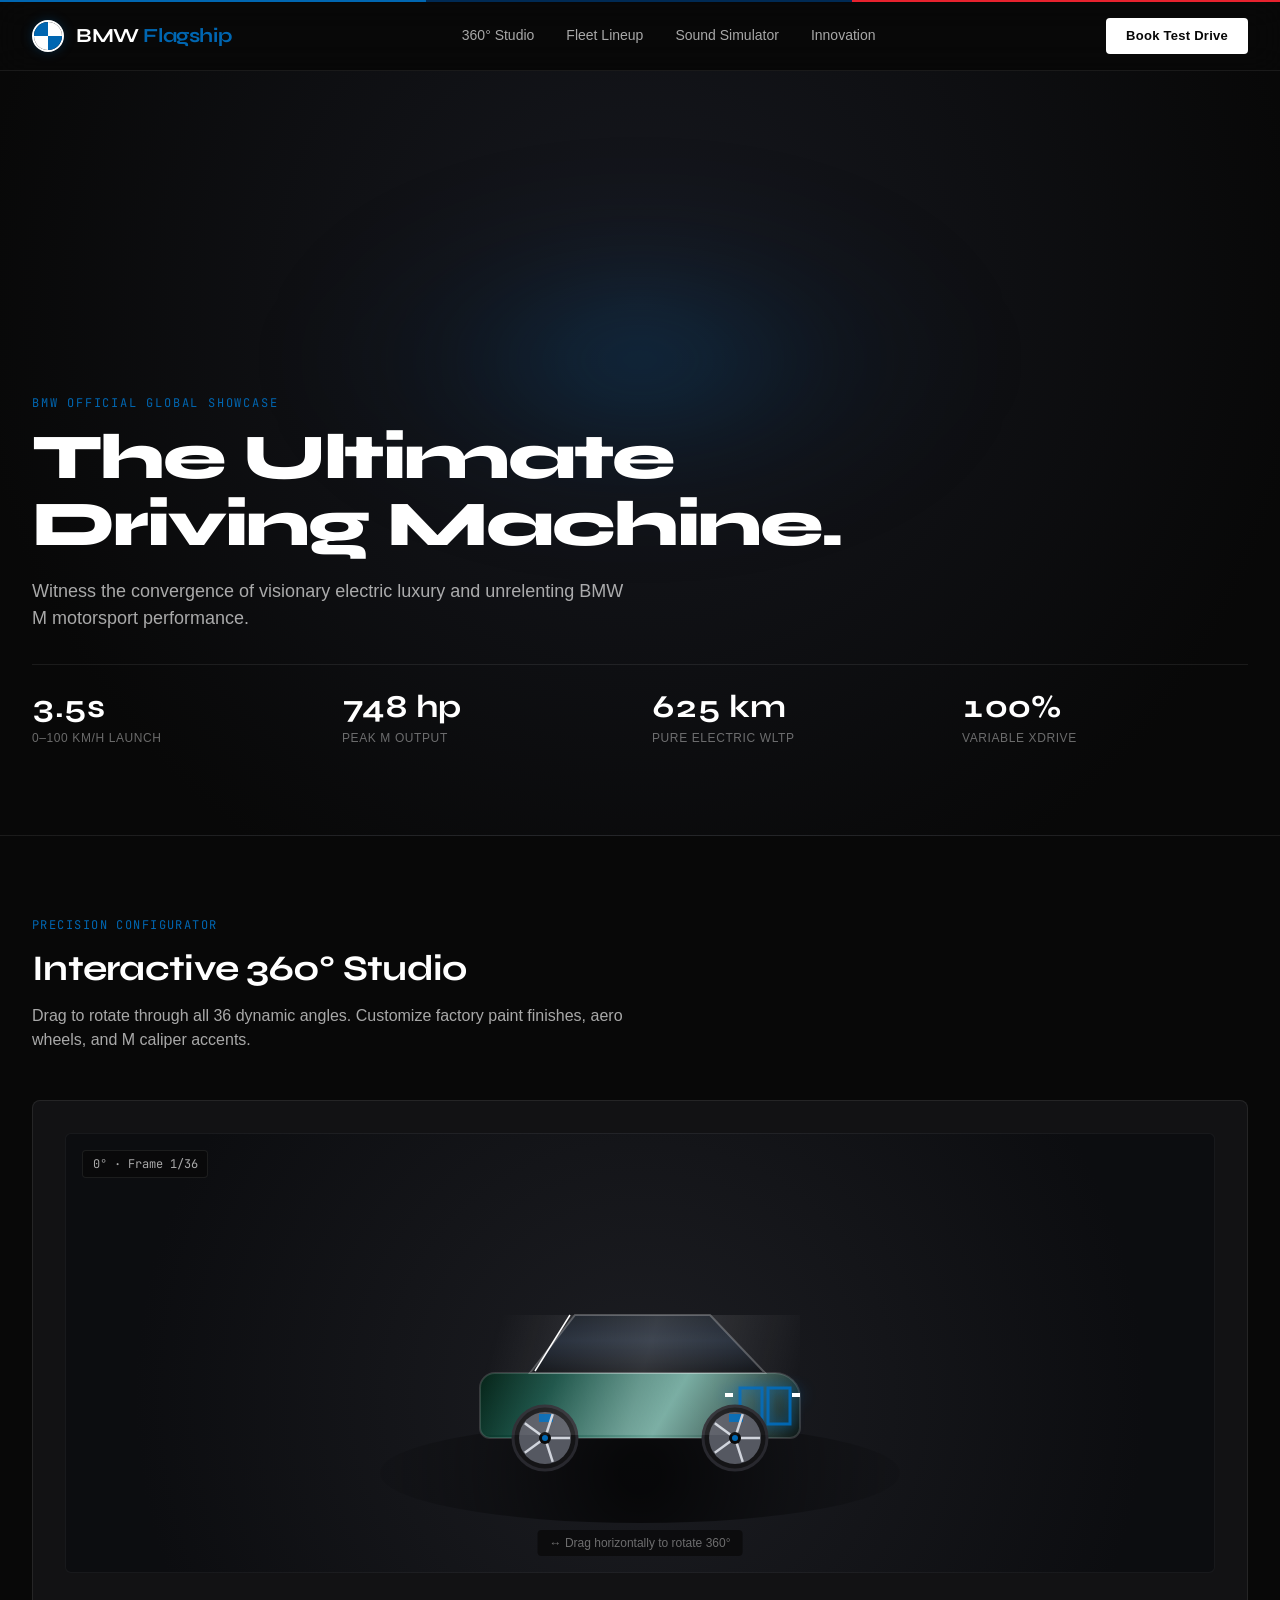
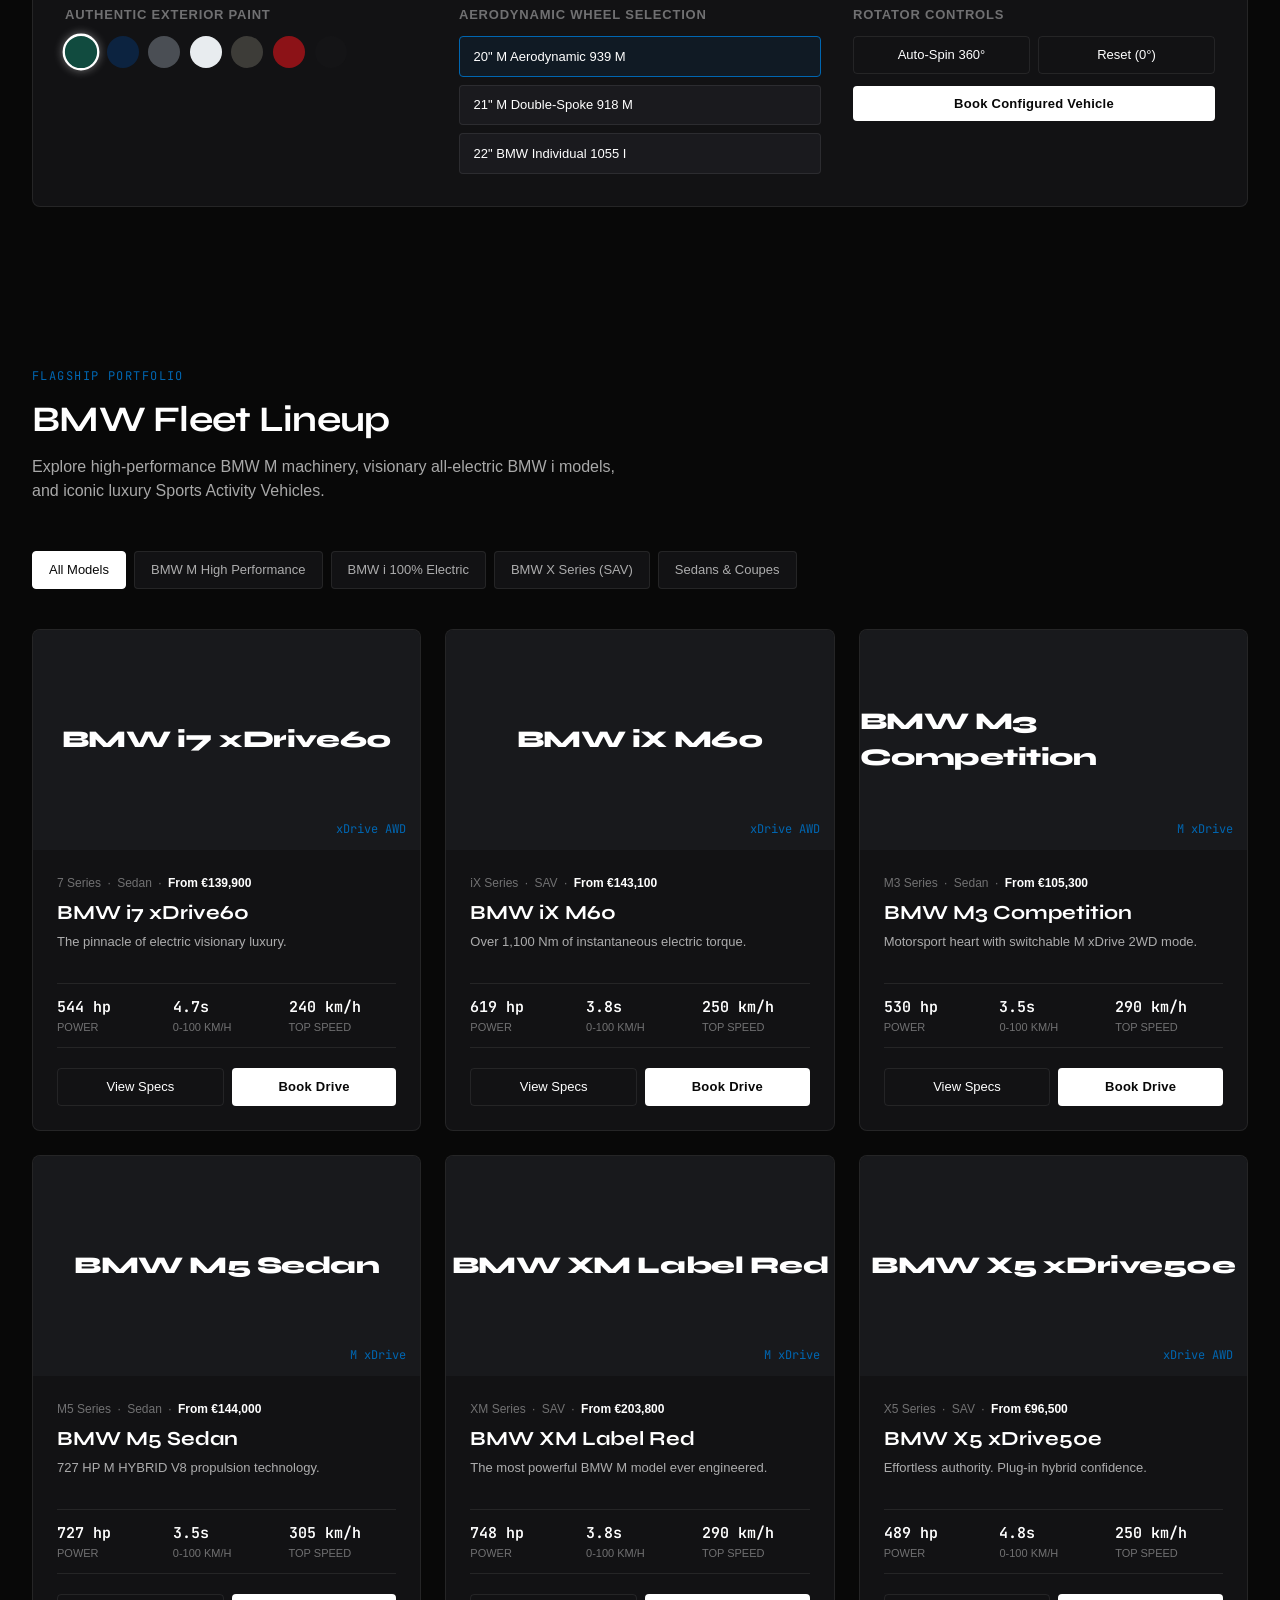
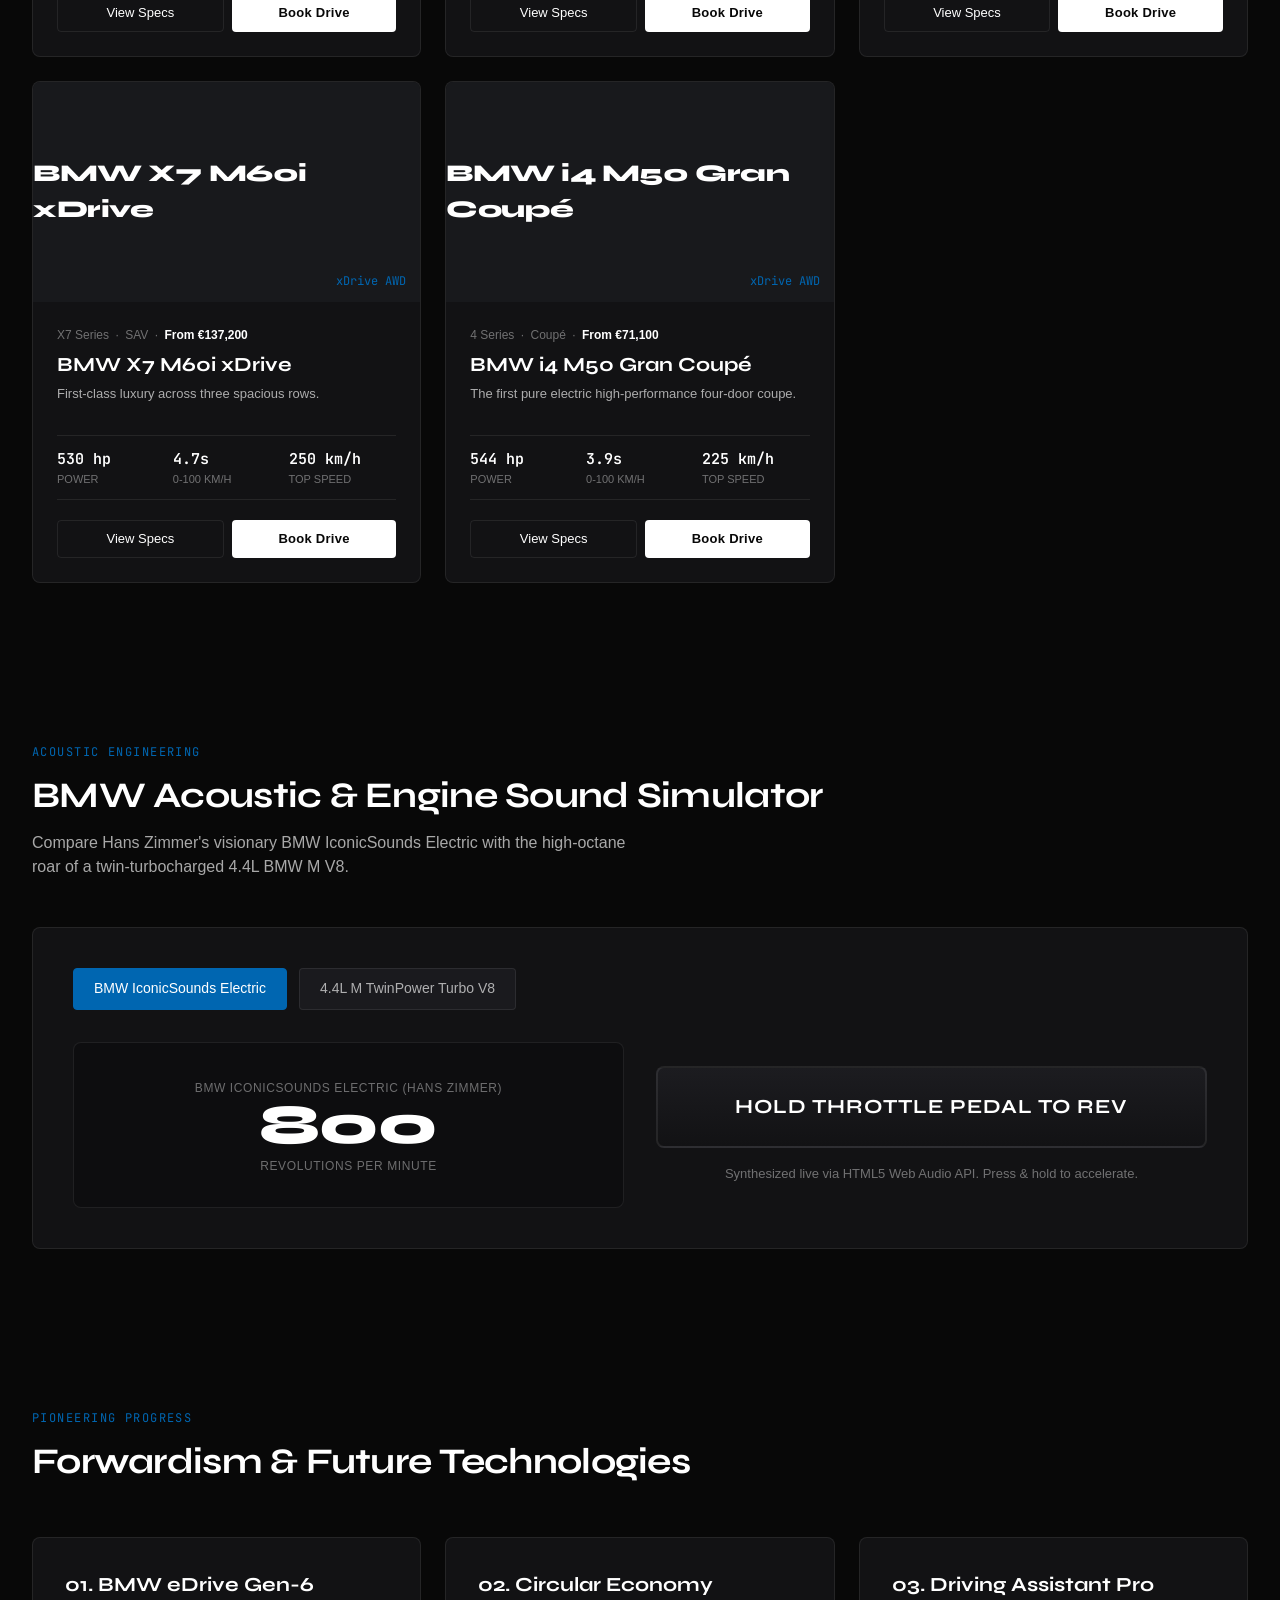
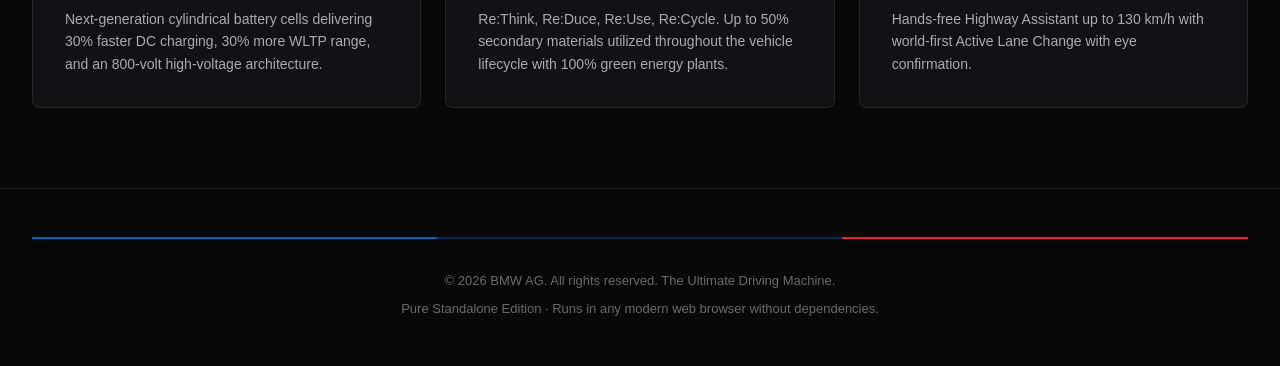
<file: public/standalone/index.html>
<!DOCTYPE html>
<html lang="en">
<head>
  <meta charset="UTF-8">
  <meta name="viewport" content="width=device-width, initial-scale=1.0">
  <title>BMW Global Flagship · Standalone Edition</title>
  <link rel="stylesheet" href="style.css">
  <link rel="preconnect" href="https://fonts.googleapis.com">
  <link rel="preconnect" href="https://fonts.gstatic.com" crossorigin>
  <link href="https://fonts.googleapis.com/css2?family=Plus+Jakarta+Sans:wght@400;500;600;700&family=Syne:wght@700;800&family=JetBrains+Mono:wght@400;600&display=swap" rel="stylesheet">
</head>
<body>
  <div class="m-stripe"></div>

  <!-- Header -->
  <header class="top-header">
    <div class="brand-zone">
      <div class="bmw-logo-roundel">
        <div class="bmw-q1"></div>
        <div class="bmw-q2"></div>
        <div class="bmw-q3"></div>
        <div class="bmw-q4"></div>
      </div>
      <div class="brand-title">BMW <span>Flagship</span></div>
    </div>

    <nav class="nav-links">
      <a href="#studio" class="nav-link">360° Studio</a>
      <a href="#fleet" class="nav-link">Fleet Lineup</a>
      <a href="#acoustics" class="nav-link">Sound Simulator</a>
      <a href="#technology" class="nav-link">Innovation</a>
    </nav>

    <div class="header-actions">
      <button class="btn-primary" onclick="openTestDriveModal('bmw-i7')">Book Test Drive</button>
    </div>
  </header>

  <!-- Hero Section -->
  <section class="hero">
    <div class="hero-backdrop-glow"></div>
    <div class="hero-content">
      <div class="hero-kicker">BMW Official Global Showcase</div>
      <h1 class="hero-title">The Ultimate Driving Machine.</h1>
      <p class="hero-description">
        Witness the convergence of visionary electric luxury and unrelenting BMW M motorsport performance.
      </p>

      <div class="hero-telemetry-grid">
        <div class="stat-item">
          <div class="stat-val">3.5s</div>
          <div class="stat-label">0–100 km/h Launch</div>
        </div>
        <div class="stat-item">
          <div class="stat-val">748 hp</div>
          <div class="stat-label">Peak M Output</div>
        </div>
        <div class="stat-item">
          <div class="stat-val">625 km</div>
          <div class="stat-label">Pure Electric WLTP</div>
        </div>
        <div class="stat-item">
          <div class="stat-val">100%</div>
          <div class="stat-label">Variable xDrive</div>
        </div>
      </div>
    </div>
  </section>

  <!-- 360 Studio Section -->
  <section id="studio" class="section">
    <div class="section-header">
      <div class="section-kicker">Precision Configurator</div>
      <h2 class="section-title">Interactive 360° Studio</h2>
      <p class="section-subtitle">
        Drag to rotate through all 36 dynamic angles. Customize factory paint finishes, aero wheels, and M caliper accents.
      </p>
    </div>

    <div class="studio-box">
      <div class="studio-canvas-wrap" id="studioCanvasWrap">
        <canvas id="car360Canvas"></canvas>
        <div class="angle-badge" id="angleBadge">0° · Frame 1/36</div>
        <div class="drag-hint">↔ Drag horizontally to rotate 360°</div>
      </div>

      <div class="studio-controls">
        <div>
          <div class="control-group-title">Authentic Exterior Paint</div>
          <div class="color-palette">
            <button class="color-dot-btn active" style="background:#114B3F;" data-color="#114B3F" title="Isle of Man Green Metallic"></button>
            <button class="color-dot-btn" style="background:#0C2340;" data-color="#0C2340" title="Tanzanite Blue II"></button>
            <button class="color-dot-btn" style="background:#4A4E54;" data-color="#4A4E54" title="Frozen Pure Grey"></button>
            <button class="color-dot-btn" style="background:#E8ECEF;" data-color="#E8ECEF" title="Alpine White"></button>
            <button class="color-dot-btn" style="background:#3D3C38;" data-color="#3D3C38" title="Dravit Grey"></button>
            <button class="color-dot-btn" style="background:#8C1217;" data-color="#8C1217" title="Fire Red Metallic"></button>
            <button class="color-dot-btn" style="background:#141416;" data-color="#141416" title="Black Sapphire"></button>
          </div>
        </div>

        <div>
          <div class="control-group-title">Aerodynamic Wheel Selection</div>
          <div class="wheel-selector">
            <button class="option-btn wheel-opt-btn active" data-wheel="20-aero">20" M Aerodynamic 939 M</button>
            <button class="option-btn wheel-opt-btn" data-wheel="21-double-spoke">21" M Double-Spoke 918 M</button>
            <button class="option-btn wheel-opt-btn" data-wheel="22-individual">22" BMW Individual 1055 I</button>
          </div>
        </div>

        <div>
          <div class="control-group-title">Rotator Controls</div>
          <div style="display: flex; gap: 0.5rem;">
            <button id="autoSpinBtn" class="btn-outline" style="flex:1;">Auto-Spin 360°</button>
            <button id="resetAngleBtn" class="btn-outline" style="flex:1;">Reset (0°)</button>
          </div>
          <button class="btn-primary" style="width: 100%; margin-top: 0.75rem;" onclick="openTestDriveModal('bmw-i7')">Book Configured Vehicle</button>
        </div>
      </div>
    </div>
  </section>

  <!-- Fleet Lineup -->
  <section id="fleet" class="section">
    <div class="section-header">
      <div class="section-kicker">Flagship Portfolio</div>
      <h2 class="section-title">BMW Fleet Lineup</h2>
      <p class="section-subtitle">
        Explore high-performance BMW M machinery, visionary all-electric BMW i models, and iconic luxury Sports Activity Vehicles.
      </p>
    </div>

    <div class="filter-bar">
      <button class="filter-btn active" data-filter="all">All Models</button>
      <button class="filter-btn" data-filter="m">BMW M High Performance</button>
      <button class="filter-btn" data-filter="electric">BMW i 100% Electric</button>
      <button class="filter-btn" data-filter="x">BMW X Series (SAV)</button>
      <button class="filter-btn" data-filter="sedan">Sedans & Coupes</button>
    </div>

    <div class="fleet-grid" id="fleetGrid">
      <!-- Injected via JavaScript -->
    </div>
  </section>

  <!-- Sound Simulator -->
  <section id="acoustics" class="section">
    <div class="section-header">
      <div class="section-kicker">Acoustic Engineering</div>
      <h2 class="section-title">BMW Acoustic & Engine Sound Simulator</h2>
      <p class="section-subtitle">
        Compare Hans Zimmer's visionary BMW IconicSounds Electric with the high-octane roar of a twin-turbocharged 4.4L BMW M V8.
      </p>
    </div>

    <div class="sound-box">
      <div class="sound-mode-tabs">
        <button class="sound-tab-btn active" data-sound="ev">BMW IconicSounds Electric</button>
        <button class="sound-tab-btn" data-sound="v8">4.4L M TwinPower Turbo V8</button>
      </div>

      <div class="sound-cockpit">
        <div class="rpm-dial-container">
          <div class="stat-label" id="soundModeTitle">BMW IconicSounds Electric (Hans Zimmer)</div>
          <div class="rpm-number" id="rpmDisplay">800</div>
          <div class="stat-label">Revolutions Per Minute</div>
        </div>

        <div>
          <button id="throttleBtn" class="throttle-btn">
            HOLD THROTTLE PEDAL TO REV
          </button>
          <p style="font-size: 0.8125rem; color: var(--text-muted); margin-top: 1rem; text-align: center;">
            Synthesized live via HTML5 Web Audio API. Press & hold to accelerate.
          </p>
        </div>
      </div>
    </div>
  </section>

  <!-- Innovation -->
  <section id="technology" class="section">
    <div class="section-header">
      <div class="section-kicker">Pioneering Progress</div>
      <h2 class="section-title">Forwardism & Future Technologies</h2>
    </div>

    <div style="display: grid; grid-template-columns: repeat(auto-fit, minmax(320px, 1fr)); gap: 1.5rem;">
      <div style="background: var(--bg-surface); padding: 2rem; border-radius: 8px; border: 1px solid var(--border-subtle);">
        <h3 style="font-family: var(--font-display); font-size: 1.25rem; margin-bottom: 0.5rem;">01. BMW eDrive Gen-6</h3>
        <p style="color: var(--text-secondary); font-size: 0.875rem; line-height: 1.6;">
          Next-generation cylindrical battery cells delivering 30% faster DC charging, 30% more WLTP range, and an 800-volt high-voltage architecture.
        </p>
      </div>
      <div style="background: var(--bg-surface); padding: 2rem; border-radius: 8px; border: 1px solid var(--border-subtle);">
        <h3 style="font-family: var(--font-display); font-size: 1.25rem; margin-bottom: 0.5rem;">02. Circular Economy</h3>
        <p style="color: var(--text-secondary); font-size: 0.875rem; line-height: 1.6;">
          Re:Think, Re:Duce, Re:Use, Re:Cycle. Up to 50% secondary materials utilized throughout the vehicle lifecycle with 100% green energy plants.
        </p>
      </div>
      <div style="background: var(--bg-surface); padding: 2rem; border-radius: 8px; border: 1px solid var(--border-subtle);">
        <h3 style="font-family: var(--font-display); font-size: 1.25rem; margin-bottom: 0.5rem;">03. Driving Assistant Pro</h3>
        <p style="color: var(--text-secondary); font-size: 0.875rem; line-height: 1.6;">
          Hands-free Highway Assistant up to 130 km/h with world-first Active Lane Change with eye confirmation.
        </p>
      </div>
    </div>
  </section>

  <!-- Test Drive Modal -->
  <div id="testDriveModal" class="modal-backdrop">
    <div class="modal-card">
      <button class="modal-close-btn close-modal-btn">&times;</button>
      <h2 style="font-family: var(--font-display); font-size: 1.5rem; margin-bottom: 0.5rem;">Book Flagship Test Drive</h2>
      <p style="color: var(--text-secondary); font-size: 0.875rem; margin-bottom: 1.5rem;">
        Experience ultimate performance firsthand at an official BMW flagship center.
      </p>

      <form id="testDriveForm">
        <div class="form-group">
          <label class="form-label">Selected Model</label>
          <select id="driveModelSelect" class="form-select">
            <option value="bmw-i7">BMW i7 xDrive60</option>
            <option value="bmw-ix">BMW iX M60</option>
            <option value="bmw-m3">BMW M3 Competition</option>
            <option value="bmw-m5">BMW M5 Sedan</option>
            <option value="bmw-xm">BMW XM Label Red</option>
            <option value="bmw-x5">BMW X5 xDrive50e</option>
            <option value="bmw-x7">BMW X7 M60i xDrive</option>
            <option value="bmw-i4">BMW i4 M50 Gran Coupé</option>
          </select>
        </div>

        <div class="form-group">
          <label class="form-label">Flagship Dealership Location</label>
          <select class="form-select" required>
            <option value="muc">BMW Welt & Niederlassung Munich (Germany)</option>
            <option value="nyc">BMW of Manhattan Flagship Center (USA)</option>
            <option value="lon">BMW Park Lane Showroom London (UK)</option>
            <option value="tok">BMW Tokyo Bay Experience Center (Japan)</option>
            <option value="dxb">BMW AGMC Downtown Prestige Centre (Dubai)</option>
            <option value="par">BMW Brand Store Paris George V (France)</option>
          </select>
        </div>

        <div style="display: grid; grid-template-columns: 1fr 1fr; gap: 1rem;">
          <div class="form-group">
            <label class="form-label">Preferred Date</label>
            <input type="date" class="form-input" required value="2026-10-15">
          </div>
          <div class="form-group">
            <label class="form-label">Time Slot</label>
            <select class="form-select">
              <option>10:00 AM (Morning Session)</option>
              <option>02:00 PM (Afternoon Session)</option>
              <option>05:30 PM (Sunset Track Session)</option>
            </select>
          </div>
        </div>

        <div class="form-group">
          <label class="form-label">Full Name</label>
          <input type="text" class="form-input" placeholder="e.g. Alexander von Stein" required>
        </div>

        <div style="display: grid; grid-template-columns: 1fr 1fr; gap: 1rem;">
          <div class="form-group">
            <label class="form-label">Email Address</label>
            <input type="email" class="form-input" placeholder="name@domain.com" required>
          </div>
          <div class="form-group">
            <label class="form-label">Phone Number</label>
            <input type="tel" class="form-input" placeholder="+49 170 1234567" required>
          </div>
        </div>

        <button type="submit" class="btn-primary" style="width:100%; margin-top: 1rem; padding: 0.85rem;">
          Confirm & Issue Digital Test Drive Pass
        </button>
      </form>

      <div id="bookingConfirmation"></div>
    </div>
  </div>

  <!-- Specs Modal -->
  <div id="specsModal" class="modal-backdrop">
    <div class="modal-card">
      <button class="modal-close-btn close-modal-btn">&times;</button>
      <div id="specsModalBody"></div>
      <button class="btn-outline close-modal-btn" style="width: 100%; margin-top: 1.5rem;">Close Technical View</button>
    </div>
  </div>

  <!-- Footer -->
  <footer>
    <div class="m-stripe" style="margin-bottom: 2rem;"></div>
    <p>© 2026 BMW AG. All rights reserved. The Ultimate Driving Machine.</p>
    <p style="margin-top: 0.5rem;">Pure Standalone Edition · Runs in any modern web browser without dependencies.</p>
  </footer>

  <script src="script.js"></script>
</body>
</html>
</file>
<file: public/standalone/style.css>
/* BMW Global Flagship - Standalone Edition Stylesheet */
:root {
  --bg-main: #080808;
  --bg-surface: #121214;
  --bg-surface-elevated: #1a1a1e;
  --text-primary: #ffffff;
  --text-secondary: rgba(255, 255, 255, 0.65);
  --text-muted: rgba(255, 255, 255, 0.4);
  --border-subtle: rgba(255, 255, 255, 0.08);
  --border-focus: rgba(255, 255, 255, 0.25);
  --bmw-blue: #0066b1;
  --bmw-dark-blue: #002a54;
  --bmw-m-red: #e7222e;
  --font-family: -apple-system, BlinkMacSystemFont, 'Segoe UI', Roboto, Helvetica, Arial, sans-serif;
  --font-display: 'Syne', -apple-system, BlinkMacSystemFont, 'Segoe UI', sans-serif;
  --font-mono: 'JetBrains Mono', monospace, Consolas;
}

* {
  box-sizing: border-box;
  margin: 0;
  padding: 0;
}

body {
  background-color: var(--bg-main);
  color: var(--text-primary);
  font-family: var(--font-family);
  line-height: 1.5;
  -webkit-font-smoothing: antialiased;
  overflow-x: hidden;
}

a {
  color: inherit;
  text-decoration: none;
}

button {
  background: none;
  border: none;
  color: inherit;
  font: inherit;
  cursor: pointer;
}

.m-stripe {
  height: 2px;
  width: 100%;
  background: linear-gradient(90deg, #0066b1 0%, #0066b1 33.3%, #002a54 33.3%, #002a54 66.6%, #e7222e 66.6%, #e7222e 100%);
}

/* Header */
.top-header {
  position: sticky;
  top: 0;
  z-index: 100;
  display: flex;
  align-items: center;
  justify-content: space-between;
  padding: 1rem 2rem;
  background: rgba(8, 8, 8, 0.88);
  backdrop-filter: blur(16px);
  border-bottom: 1px solid var(--border-subtle);
}

.brand-zone {
  display: flex;
  align-items: center;
  gap: 0.75rem;
}

.bmw-logo-roundel {
  width: 32px;
  height: 32px;
  border-radius: 50%;
  background: #000;
  border: 2px solid #fff;
  display: grid;
  grid-template-columns: 1fr 1fr;
  grid-template-rows: 1fr 1fr;
  overflow: hidden;
  box-shadow: 0 0 12px rgba(0, 102, 177, 0.3);
}

.bmw-q1 { background: #0066b1; }
.bmw-q2 { background: #ffffff; }
.bmw-q3 { background: #ffffff; }
.bmw-q4 { background: #0066b1; }

.brand-title {
  font-family: var(--font-display);
  font-size: 1.25rem;
  font-weight: 700;
  letter-spacing: -0.02em;
}

.brand-title span {
  color: var(--bmw-blue);
}

.nav-links {
  display: flex;
  gap: 2rem;
}

.nav-link {
  font-size: 0.875rem;
  font-weight: 500;
  color: var(--text-secondary);
  transition: color 0.15s ease;
}

.nav-link:hover {
  color: var(--text-primary);
}

.header-actions {
  display: flex;
  gap: 0.75rem;
}

.btn-primary {
  background: #ffffff;
  color: #080808;
  padding: 0.5rem 1.25rem;
  border-radius: 4px;
  font-size: 0.8125rem;
  font-weight: 600;
  letter-spacing: 0.02em;
  transition: opacity 0.2s, transform 0.15s;
}

.btn-primary:hover {
  opacity: 0.9;
  transform: translateY(-1px);
}

.btn-outline {
  background: transparent;
  color: #ffffff;
  border: 1px solid var(--border-subtle);
  padding: 0.5rem 1.25rem;
  border-radius: 4px;
  font-size: 0.8125rem;
  font-weight: 500;
  transition: border-color 0.2s, background-color 0.2s;
}

.btn-outline:hover {
  border-color: rgba(255, 255, 255, 0.4);
  background: rgba(255, 255, 255, 0.04);
}

/* Hero Section */
.hero {
  position: relative;
  min-height: 85vh;
  display: flex;
  flex-direction: column;
  justify-content: flex-end;
  padding: 4rem 2rem;
  border-bottom: 1px solid var(--border-subtle);
  background: radial-gradient(circle at 50% 30%, #16181f 0%, #080808 80%);
  overflow: hidden;
}

.hero-backdrop-glow {
  position: absolute;
  top: 15%;
  left: 50%;
  transform: translateX(-50%);
  width: 700px;
  height: 350px;
  background: radial-gradient(ellipse, rgba(0, 102, 177, 0.25) 0%, rgba(0, 42, 84, 0.1) 40%, transparent 70%);
  filter: blur(40px);
  pointer-events: none;
}

.hero-toggle-bar {
  position: absolute;
  top: 2rem;
  left: 50%;
  transform: translateX(-50%);
  display: flex;
  background: rgba(18, 18, 20, 0.85);
  backdrop-filter: blur(12px);
  border: 1px solid var(--border-subtle);
  border-radius: 6px;
  padding: 4px;
  z-index: 10;
}

.hero-tab-btn {
  padding: 0.5rem 1.25rem;
  font-size: 0.8125rem;
  font-weight: 600;
  color: var(--text-secondary);
  border-radius: 4px;
  transition: all 0.2s;
}

.hero-tab-btn.active {
  background: #ffffff;
  color: #080808;
}

.hero-content {
  position: relative;
  z-index: 5;
  max-width: 1280px;
  margin: 0 auto;
  width: 100%;
}

.hero-kicker {
  font-family: var(--font-mono);
  font-size: 0.75rem;
  letter-spacing: 0.15em;
  text-transform: uppercase;
  color: var(--bmw-blue);
  margin-bottom: 0.75rem;
}

.hero-title {
  font-family: var(--font-display);
  font-size: clamp(2.5rem, 5vw, 4.5rem);
  font-weight: 800;
  line-height: 1.05;
  letter-spacing: -0.03em;
  margin-bottom: 1.25rem;
  max-width: 850px;
}

.hero-description {
  font-size: 1.125rem;
  color: var(--text-secondary);
  max-width: 600px;
  margin-bottom: 2rem;
}

.hero-telemetry-grid {
  display: grid;
  grid-template-columns: repeat(auto-fit, minmax(180px, 1fr));
  gap: 1.5rem;
  padding: 1.5rem 0;
  border-top: 1px solid var(--border-subtle);
  margin-top: 2rem;
}

.stat-item {
  display: flex;
  flex-direction: column;
}

.stat-val {
  font-family: var(--font-display);
  font-size: 2rem;
  font-weight: 700;
  font-variant-numeric: tabular-nums;
  line-height: 1.1;
}

.stat-label {
  font-size: 0.75rem;
  color: var(--text-muted);
  text-transform: uppercase;
  letter-spacing: 0.05em;
  margin-top: 0.25rem;
}

/* Sections */
.section {
  max-width: 1320px;
  margin: 0 auto;
  padding: 5rem 2rem;
}

.section-header {
  margin-bottom: 3rem;
}

.section-kicker {
  font-family: var(--font-mono);
  font-size: 0.75rem;
  color: var(--bmw-blue);
  letter-spacing: 0.12em;
  text-transform: uppercase;
  margin-bottom: 0.5rem;
}

.section-title {
  font-family: var(--font-display);
  font-size: 2.25rem;
  font-weight: 700;
  letter-spacing: -0.02em;
}

.section-subtitle {
  font-size: 1rem;
  color: var(--text-secondary);
  max-width: 600px;
  margin-top: 0.5rem;
}

/* 360 Studio */
.studio-box {
  background: var(--bg-surface);
  border: 1px solid var(--border-subtle);
  border-radius: 8px;
  overflow: hidden;
  padding: 2rem;
}

.studio-canvas-wrap {
  position: relative;
  width: 100%;
  height: 440px;
  background: radial-gradient(circle at 50% 60%, #1c1d22 0%, #0c0d10 80%);
  border-radius: 6px;
  display: flex;
  align-items: center;
  justify-content: center;
  cursor: grab;
  user-select: none;
  border: 1px solid rgba(255, 255, 255, 0.05);
}

.studio-canvas-wrap:active {
  cursor: grabbing;
}

#car360Canvas {
  width: 100%;
  height: 100%;
  display: block;
}

.angle-badge {
  position: absolute;
  top: 1rem;
  left: 1rem;
  font-family: var(--font-mono);
  font-size: 0.75rem;
  color: var(--text-secondary);
  background: rgba(8, 8, 8, 0.75);
  padding: 0.25rem 0.6rem;
  border-radius: 4px;
  border: 1px solid var(--border-subtle);
}

.drag-hint {
  position: absolute;
  bottom: 1rem;
  left: 50%;
  transform: translateX(-50%);
  font-size: 0.75rem;
  color: var(--text-muted);
  background: rgba(8, 8, 8, 0.7);
  padding: 0.25rem 0.75rem;
  border-radius: 4px;
  pointer-events: none;
}

.studio-controls {
  margin-top: 2rem;
  display: grid;
  grid-template-columns: repeat(auto-fit, minmax(260px, 1fr));
  gap: 2rem;
}

.control-group-title {
  font-size: 0.8125rem;
  font-weight: 600;
  text-transform: uppercase;
  letter-spacing: 0.06em;
  color: var(--text-muted);
  margin-bottom: 0.75rem;
}

.color-palette {
  display: flex;
  gap: 0.6rem;
  flex-wrap: wrap;
}

.color-dot-btn {
  width: 32px;
  height: 32px;
  border-radius: 50%;
  border: 2px solid transparent;
  transition: transform 0.15s, border-color 0.15s;
}

.color-dot-btn:hover {
  transform: scale(1.1);
}

.color-dot-btn.active {
  border-color: #ffffff;
  transform: scale(1.15);
  box-shadow: 0 0 8px rgba(255, 255, 255, 0.4);
}

.wheel-selector, .mode-selector {
  display: flex;
  flex-direction: column;
  gap: 0.5rem;
}

.option-btn {
  padding: 0.6rem 0.85rem;
  border-radius: 4px;
  background: var(--bg-surface-elevated);
  border: 1px solid var(--border-subtle);
  font-size: 0.8125rem;
  text-align: left;
  transition: border-color 0.15s, background 0.15s;
}

.option-btn.active {
  border-color: var(--bmw-blue);
  background: rgba(0, 102, 177, 0.1);
  color: #fff;
}

/* Fleet Grid */
.filter-bar {
  display: flex;
  gap: 0.5rem;
  flex-wrap: wrap;
  margin-bottom: 2.5rem;
}

.filter-btn {
  padding: 0.5rem 1rem;
  border-radius: 4px;
  font-size: 0.8125rem;
  font-weight: 500;
  background: var(--bg-surface);
  border: 1px solid var(--border-subtle);
  color: var(--text-secondary);
  transition: all 0.15s;
}

.filter-btn.active {
  background: #ffffff;
  color: #080808;
  border-color: #ffffff;
}

.fleet-grid {
  display: grid;
  grid-template-columns: repeat(auto-fill, minmax(360px, 1fr));
  gap: 1.5rem;
}

.model-card {
  background: var(--bg-surface);
  border: 1px solid var(--border-subtle);
  border-radius: 8px;
  overflow: hidden;
  display: flex;
  flex-direction: column;
  transition: transform 0.2s, border-color 0.2s;
}

.model-card:hover {
  transform: translateY(-3px);
  border-color: rgba(255, 255, 255, 0.2);
}

.model-card-img-wrap {
  position: relative;
  height: 220px;
  background: #18191c;
  display: flex;
  align-items: center;
  justify-content: center;
  overflow: hidden;
}

.model-card-img-wrap img {
  width: 100%;
  height: 100%;
  object-fit: cover;
  transition: transform 0.3s ease;
}

.model-card:hover .model-card-img-wrap img {
  transform: scale(1.03);
}

.model-card-content {
  padding: 1.5rem;
  display: flex;
  flex-direction: column;
  flex: 1;
}

.model-meta {
  font-size: 0.75rem;
  color: var(--text-muted);
  display: flex;
  align-items: center;
  gap: 0.4rem;
  margin-bottom: 0.4rem;
}

.model-title {
  font-family: var(--font-display);
  font-size: 1.25rem;
  font-weight: 700;
  margin-bottom: 0.25rem;
}

.model-tagline {
  font-size: 0.8125rem;
  color: var(--text-secondary);
  margin-bottom: 1.25rem;
  min-height: 2.4em;
}

.model-spec-strip {
  display: grid;
  grid-template-columns: repeat(3, 1fr);
  gap: 0.5rem;
  padding: 0.75rem 0;
  border-top: 1px solid var(--border-subtle);
  border-bottom: 1px solid var(--border-subtle);
  margin-bottom: 1.25rem;
}

.spec-cell-val {
  font-family: var(--font-mono);
  font-size: 0.9375rem;
  font-weight: 600;
  font-variant-numeric: tabular-nums;
}

.spec-cell-label {
  font-size: 0.6875rem;
  color: var(--text-muted);
  text-transform: uppercase;
}

.model-card-actions {
  display: flex;
  gap: 0.5rem;
  margin-top: auto;
}

/* Sound Simulator */
.sound-box {
  background: var(--bg-surface);
  border: 1px solid var(--border-subtle);
  border-radius: 8px;
  padding: 2.5rem;
}

.sound-mode-tabs {
  display: flex;
  gap: 0.75rem;
  margin-bottom: 2rem;
  flex-wrap: wrap;
}

.sound-tab-btn {
  padding: 0.6rem 1.25rem;
  border-radius: 4px;
  background: var(--bg-surface-elevated);
  border: 1px solid var(--border-subtle);
  font-size: 0.875rem;
  font-weight: 500;
  color: var(--text-secondary);
}

.sound-tab-btn.active {
  background: var(--bmw-blue);
  color: #fff;
  border-color: var(--bmw-blue);
}

.sound-cockpit {
  display: grid;
  grid-template-columns: 1fr 1fr;
  gap: 2rem;
  align-items: center;
}

@media (max-width: 800px) {
  .sound-cockpit {
    grid-template-columns: 1fr;
  }
}

.rpm-dial-container {
  display: flex;
  flex-direction: column;
  align-items: center;
  justify-content: center;
  padding: 2rem;
  background: #0d0d0f;
  border-radius: 8px;
  border: 1px solid var(--border-subtle);
}

.rpm-number {
  font-family: var(--font-display);
  font-size: 3.5rem;
  font-weight: 800;
  line-height: 1;
  font-variant-numeric: tabular-nums;
}

.throttle-btn {
  width: 100%;
  padding: 1.5rem;
  background: linear-gradient(180deg, #1c1c20 0%, #121214 100%);
  border: 2px solid var(--border-subtle);
  border-radius: 8px;
  font-family: var(--font-display);
  font-size: 1.25rem;
  font-weight: 700;
  letter-spacing: 0.05em;
  text-transform: uppercase;
  color: #ffffff;
  transition: all 0.1s;
  user-select: none;
}

.throttle-btn:active, .throttle-btn.pressing {
  background: linear-gradient(180deg, #e7222e 0%, #a7141f 100%);
  border-color: #ff4757;
  transform: translateY(2px);
  box-shadow: 0 0 20px rgba(231, 34, 46, 0.4);
}

/* Modal */
.modal-backdrop {
  position: fixed;
  inset: 0;
  background: rgba(0, 0, 0, 0.85);
  backdrop-filter: blur(8px);
  z-index: 200;
  display: none;
  align-items: center;
  justify-content: center;
  padding: 1.5rem;
}

.modal-backdrop.open {
  display: flex;
}

.modal-card {
  background: var(--bg-surface);
  border: 1px solid var(--border-subtle);
  border-radius: 8px;
  max-width: 640px;
  width: 100%;
  max-height: 90vh;
  overflow-y: auto;
  padding: 2rem;
  position: relative;
}

.modal-close-btn {
  position: absolute;
  top: 1.5rem;
  right: 1.5rem;
  font-size: 1.5rem;
  color: var(--text-muted);
}

.form-group {
  margin-bottom: 1.25rem;
}

.form-label {
  display: block;
  font-size: 0.75rem;
  font-weight: 600;
  text-transform: uppercase;
  letter-spacing: 0.05em;
  color: var(--text-muted);
  margin-bottom: 0.35rem;
}

.form-input, .form-select {
  width: 100%;
  padding: 0.65rem 0.85rem;
  background: #080808;
  border: 1px solid var(--border-subtle);
  border-radius: 4px;
  color: #fff;
  font-family: inherit;
  font-size: 0.875rem;
}

.form-input:focus, .form-select:focus {
  outline: none;
  border-color: var(--bmw-blue);
}

/* Footer */
footer {
  border-top: 1px solid var(--border-subtle);
  padding: 3rem 2rem;
  color: var(--text-muted);
  font-size: 0.8125rem;
  text-align: center;
}
</file>
